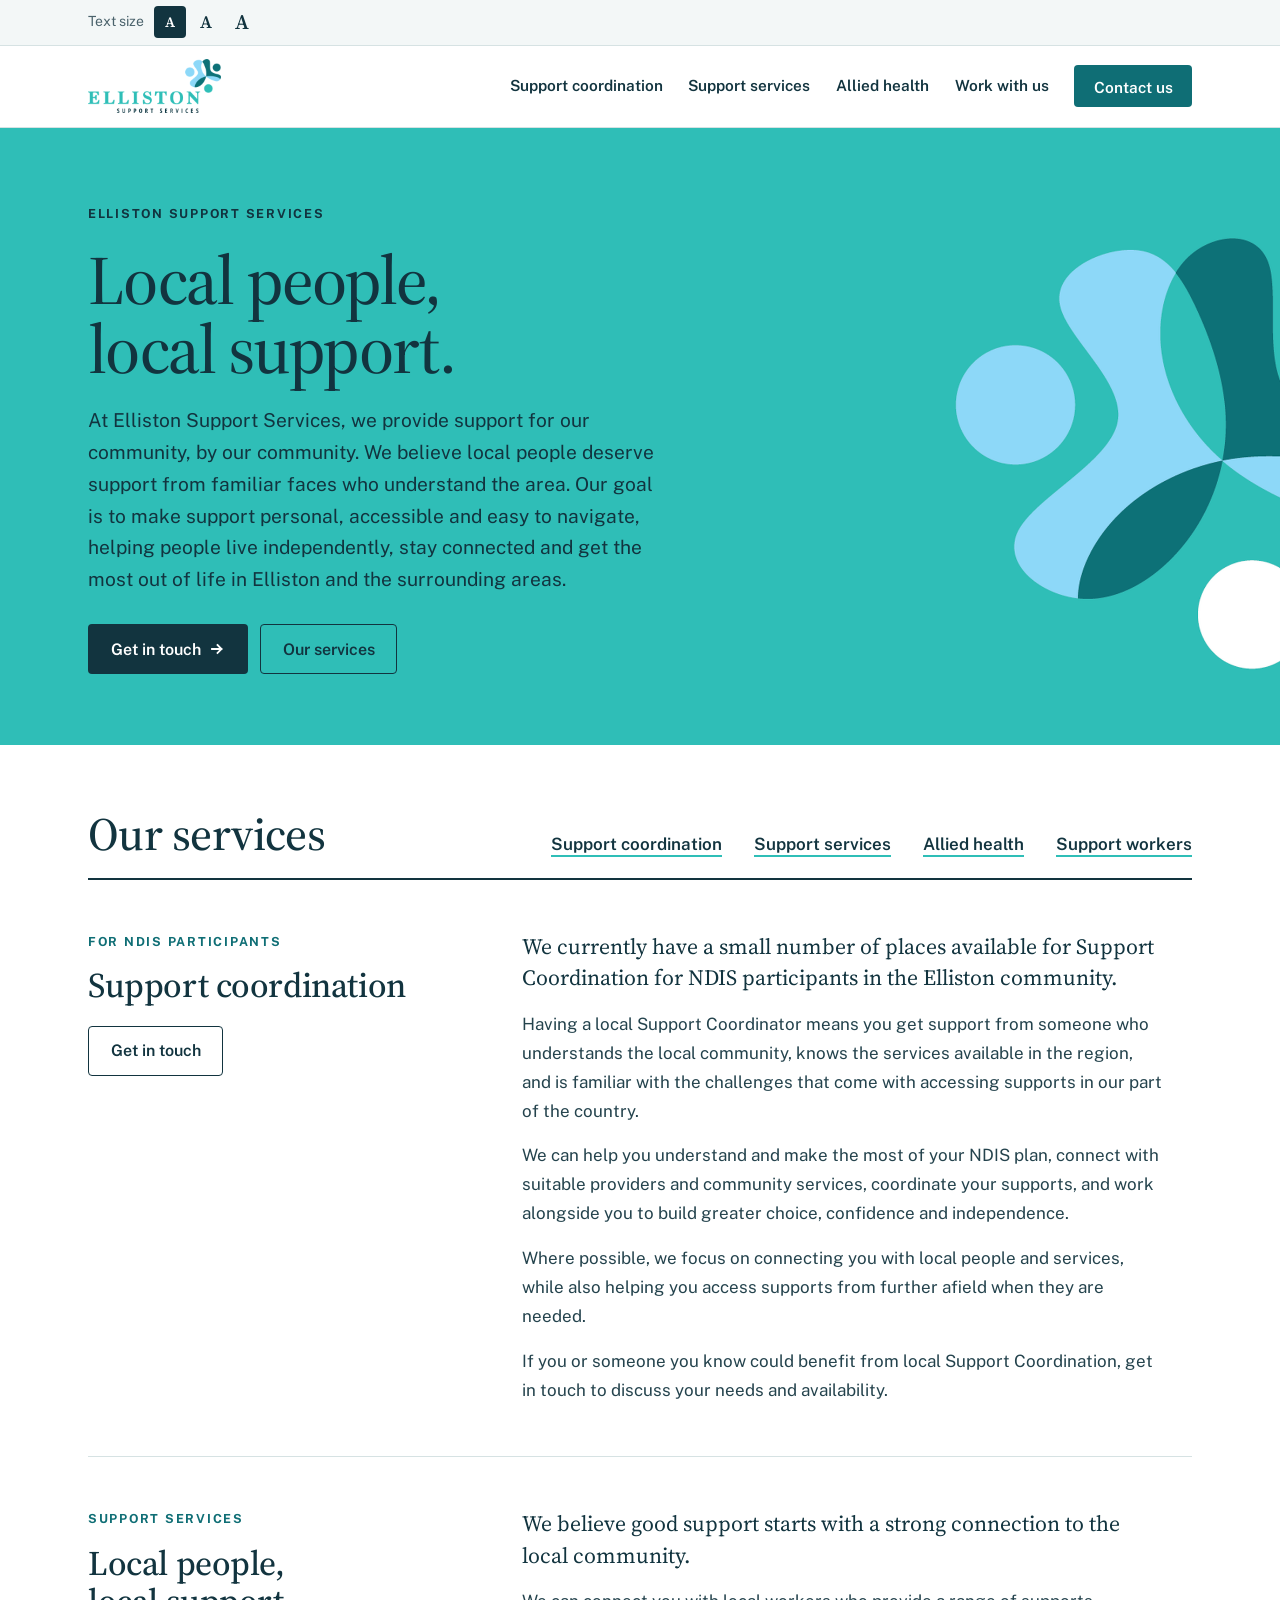
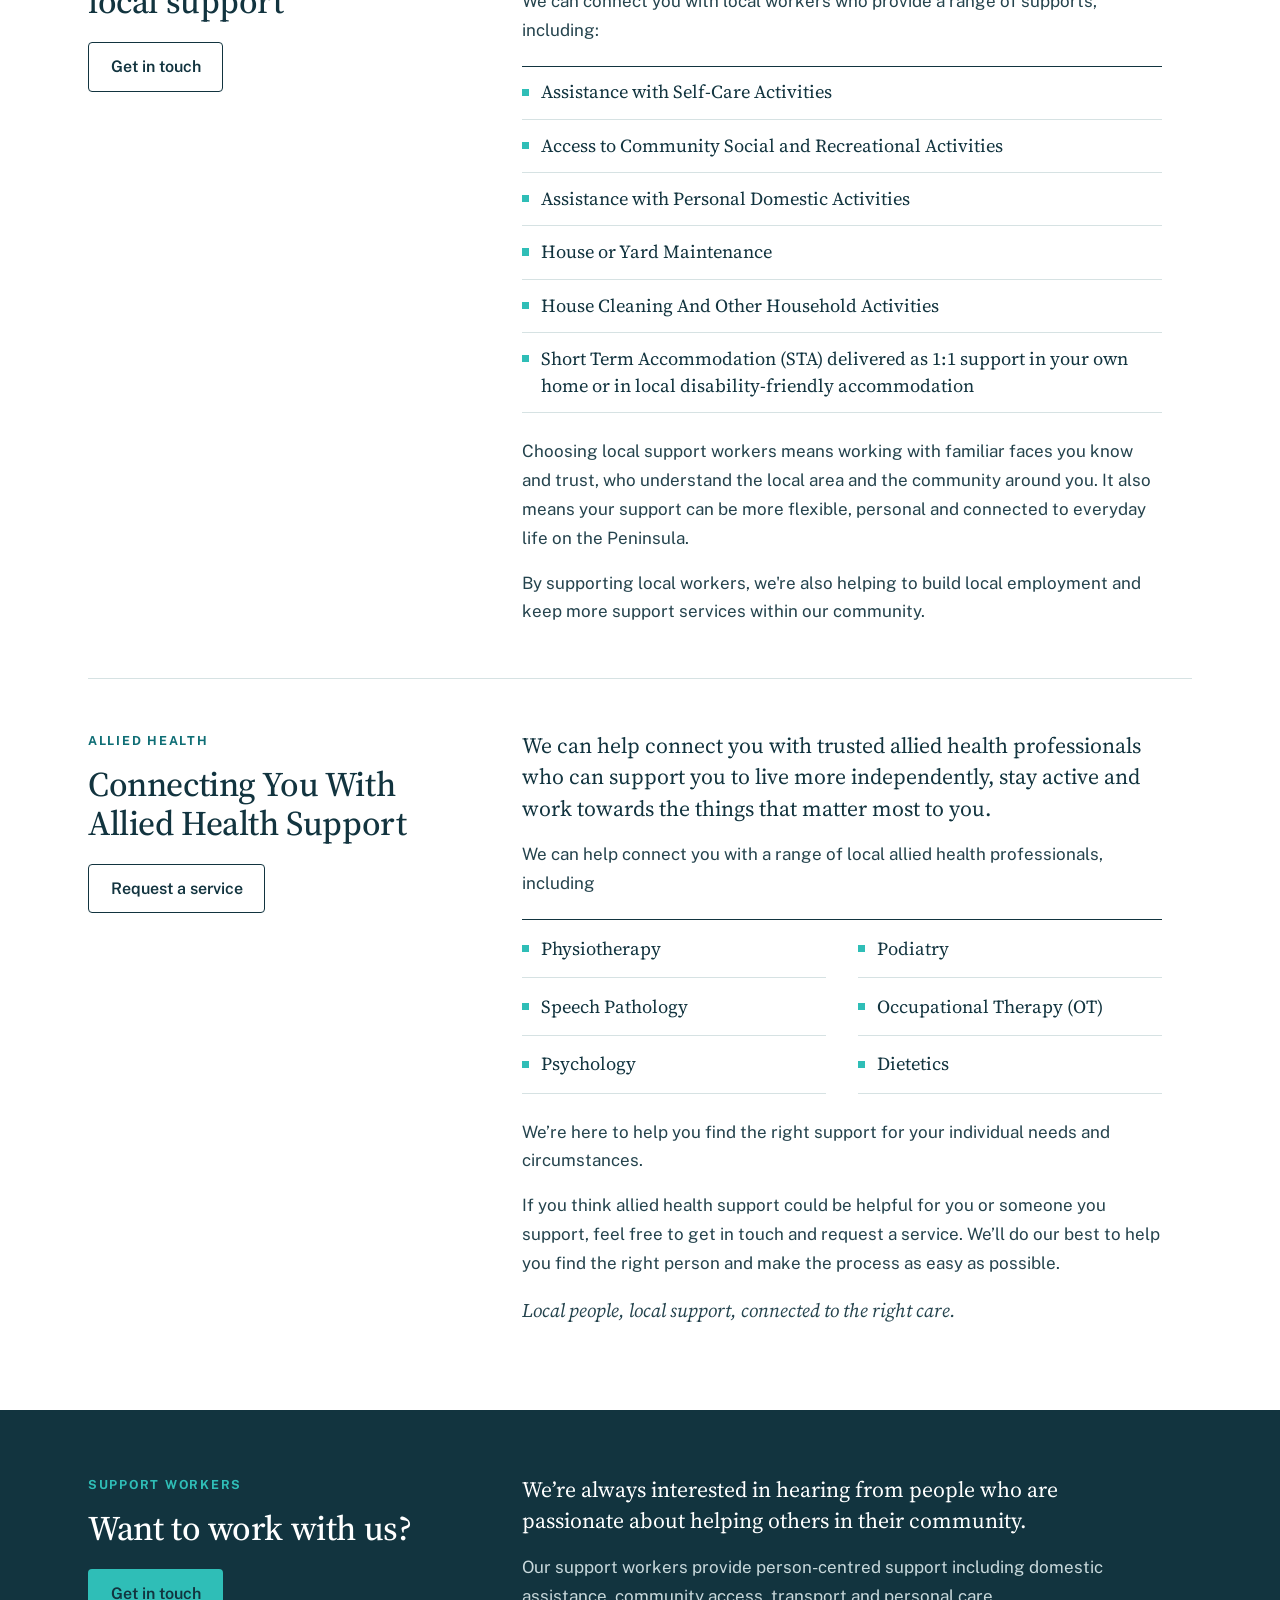
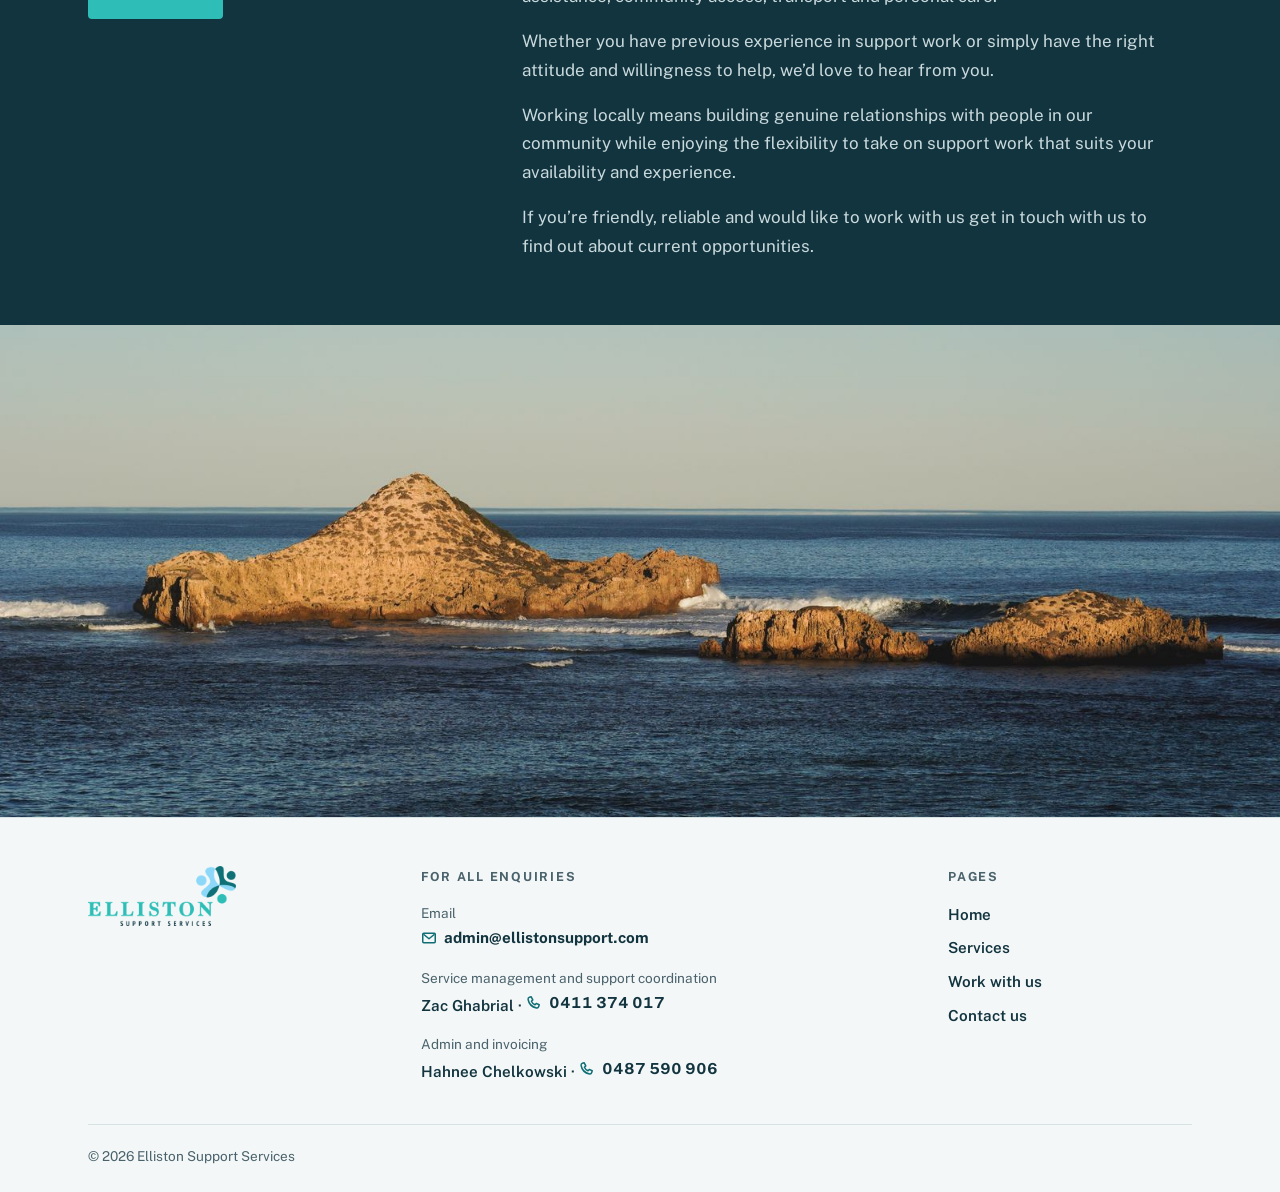
<file: index.html>
<!doctype html>
<html lang="en-AU">
<head>
<meta charset="utf-8">
<meta name="viewport" content="width=device-width, initial-scale=1, viewport-fit=cover">
<title>Elliston Support Services</title>
<meta name="description" content="Local people, local support. Support coordination, support services and allied health connections in Elliston and the surrounding areas.">
<link rel="icon" type="image/png" href="favicon.png">
<link rel="preconnect" href="https://fonts.googleapis.com">
<link rel="preconnect" href="https://fonts.gstatic.com" crossorigin>
<link rel="stylesheet" href="https://fonts.googleapis.com/css2?family=Source+Serif+4:ital,opsz,wght@0,8..60,400;0,8..60,500;0,8..60,600;1,8..60,400&family=Public+Sans:wght@400;500;600;700&display=swap">
<link rel="stylesheet" href="styles.css">
</head>
<body>
<a class="skip" href="#main">Skip to main content</a>
<div class="util">
  <div class="wrap">
    <div class="textsize" role="group" aria-label="Text size">
      <span>Text size</span>
      <button type="button" data-size="" aria-pressed="true" aria-label="Standard text size">A</button>
      <button type="button" data-size="text-lg" aria-pressed="false" aria-label="Larger text">A</button>
      <button type="button" data-size="text-xl" aria-pressed="false" aria-label="Largest text">A</button>
    </div>
  </div>
</div>
<header class="site">
  <div class="wrap">
    <a class="brand" href="index.html"><img src="logo.png" alt="Elliston Support Services — home"></a>
    <button class="menu-btn" type="button" aria-expanded="false" aria-controls="mainnav">Menu</button>
    <nav class="main" id="mainnav" aria-label="Main">
      <a href="#coordination">Support coordination</a>
      <a href="#support-work">Support services</a>
      <a href="#allied-health">Allied health</a>
      <a href="#work-with-us">Work with us</a>
      <a class="btn btn-solid" href="contact.html">Contact us</a>
    </nav>
  </div>
</header>
<main id="main">
  <section class="hero">
    <img class="hero-mark" src="mark-on-turq.png" alt="">
    <div class="wrap">
      <div class="hero-text">
        <span class="kicker">Elliston Support Services</span>
        <h1>Local people, local support.</h1>
        <p class="intro">At Elliston Support Services, we provide support for our community, by our community. We believe local people deserve support from familiar faces who understand the area. Our goal is to make support personal, accessible and easy to navigate, helping people live independently, stay connected and get the most out of life in Elliston and the surrounding areas.</p>
        <div class="actions">
          <a class="btn btn-navy" href="contact.html">Get in touch <svg viewBox="0 0 16 16" fill="none" aria-hidden="true"><path d="M3 8h9.5M8.5 4l4 4-4 4" stroke="currentColor" stroke-width="1.8" stroke-linecap="square"/></svg></a>
          <a class="btn btn-line" href="#services">Our services</a>
        </div>
      </div>
    </div>
  </section>


  <section class="svc-intro wrap" id="services" aria-labelledby="svc-h">
    <div class="row">
      <h2 id="svc-h">Our services</h2>
      <ul class="svc-index">
        <li><a href="#coordination">Support coordination</a></li>
        <li><a href="#support-work">Support services</a></li>
        <li><a href="#allied-health">Allied health</a></li>
        <li><a href="#work-with-us">Support workers</a></li>
      </ul>
    </div>
  </section>

  <div class="wrap">
    <article class="svc" id="coordination" aria-labelledby="c-h">
      <div class="head">
        <span class="kicker">For NDIS participants</span>
        <h2 id="c-h">Support coordination</h2>
        <a class="btn btn-line" href="contact.html#support-coordination">Get in touch</a>
      </div>
      <div class="text">
        <p class="lede">We currently have a small number of places available for Support Coordination for NDIS participants in the Elliston community.</p>
        <p>Having a local Support Coordinator means you get support from someone who understands the local community, knows the services available in the region, and is familiar with the challenges that come with accessing supports in our part of the country.</p>
        <p>We can help you understand and make the most of your NDIS plan, connect with suitable providers and community services, coordinate your supports, and work alongside you to build greater choice, confidence and independence.</p>
        <p>Where possible, we focus on connecting you with local people and services, while also helping you access supports from further afield when they are needed.</p>
        <p>If you or someone you know could benefit from local Support Coordination, get in touch to discuss your needs and availability.</p>
      </div>
    </article>

    <article class="svc" id="support-work" aria-labelledby="w-h">
      <div class="head">
        <span class="kicker">Support services</span>
        <h2 id="w-h">Local people, local support</h2>
        <a class="btn btn-line" href="contact.html#support-work">Get in touch</a>
      </div>
      <div class="text">
        <p class="lede">We believe good support starts with a strong connection to the local community.</p>
        <p>We can connect you with local workers who provide a range of supports, including:</p>
        <ul class="prof one">
          <li>Assistance with Self-Care Activities</li>
          <li>Access to Community Social and Recreational Activities</li>
          <li>Assistance with Personal Domestic Activities</li>
          <li>House or Yard Maintenance</li>
          <li>House Cleaning And Other Household Activities</li>
          <li>Short Term Accommodation (STA) delivered as 1:1 support in your own home or in local disability-friendly accommodation</li>
        </ul>
        <p>Choosing local support workers means working with familiar faces you know and trust, who understand the local area and the community around you. It also means your support can be more flexible, personal and connected to everyday life on the Peninsula.</p>
        <p>By supporting local workers, we're also helping to build local employment and keep more support services within our community.</p>
      </div>
    </article>

    <article class="svc" id="allied-health" aria-labelledby="a-h">
      <div class="head">
        <span class="kicker">Allied health</span>
        <h2 id="a-h">Connecting You With Allied Health Support</h2>
        <a class="btn btn-line" href="contact.html#allied-health">Request a service</a>
      </div>
      <div class="text">
        <p class="lede">We can help connect you with trusted allied health professionals who can support you to live more independently, stay active and work towards the things that matter most to you.</p>
        <p>We can help connect you with a range of local allied health professionals, including</p>
        <ul class="prof">
          <li>Physiotherapy</li>
          <li>Podiatry</li>
          <li>Speech Pathology</li>
          <li>Occupational Therapy (OT)</li>
          <li>Psychology</li>
          <li>Dietetics</li>
        </ul>
        <p>We’re here to help you find the right support for your individual needs and circumstances.</p>
        <p>If you think allied health support could be helpful for you or someone you support, feel free to get in touch and request a service. We’ll do our best to help you find the right person and make the process as easy as possible.</p>
        <p class="signoff">Local people, local support, connected to the right care.</p>
      </div>
    </article>
  </div>

  <section class="careers" aria-labelledby="j-h">
    <div class="wrap">
      <article class="svc" id="work-with-us">
        <div class="head">
          <span class="kicker">Support workers</span>
          <h2 id="j-h">Want to work with us?</h2>
          <a class="btn" href="contact.html#working-with-us">Get in touch</a>
        </div>
        <div class="text">
          <p class="lede">We’re always interested in hearing from people who are passionate about helping others in their community.</p>
          <p>Our support workers provide person-centred support including domestic assistance, community access, transport and personal care.</p>
          <p>Whether you have previous experience in support work or simply have the right attitude and willingness to help, we’d love to hear from you.</p>
          <p>Working locally means building genuine relationships with people in our community while enjoying the flexibility to take on support work that suits your availability and experience.</p>
          <p>If you’re friendly, reliable and would like to work with us get in touch with us to find out about current opportunities.</p>
        </div>
      </article>
    </div>
  </section>

  <figure class="photo-band">
    <img src="images/mexican-hat-1600.jpg" srcset="images/mexican-hat-960.jpg 960w, images/mexican-hat-1600.jpg 1600w, images/mexican-hat-2400.jpg 2400w" sizes="100vw" width="2400" height="923" alt="" loading="lazy" decoding="async">
  </figure>

</main>
<footer class="site">
  <div class="wrap">
    <div class="foot">
      <div><a href="index.html"><img src="logo.png" alt="Elliston Support Services — home"></a></div>
      <div>
        <h3>For all enquiries</h3>
        <dl>
          <div><dt>Email</dt><dd><a class="val-link" href="mailto:admin@ellistonsupport.com"><svg viewBox="0 0 16 16" fill="none" aria-hidden="true"><rect x="1.75" y="3.25" width="12.5" height="9.5" rx="1" stroke="currentColor" stroke-width="1.5"/><path d="m2.5 4.25 5.5 4.5 5.5-4.5" stroke="currentColor" stroke-width="1.5" stroke-linejoin="round"/></svg>admin@ellistonsupport.com</a></dd></div>
          <div><dt>Service management and support coordination</dt><dd>Zac Ghabrial · <a class="val-link" href="tel:+61411374017"><svg viewBox="0 0 16 16" fill="none" aria-hidden="true"><path d="M5.2 1.8 3.4 2.3c-.9.3-1.5 1.2-1.3 2.2.8 4.3 4.1 7.6 8.4 8.4 1 .2 1.9-.4 2.2-1.3l.5-1.8-2.9-1.4-1.3 1.4c-1.6-.7-2.9-2-3.6-3.6l1.4-1.3L5.2 1.8Z" stroke="currentColor" stroke-width="1.5" stroke-linejoin="round"/></svg>0411 374 017</a></dd></div>
          <div><dt>Admin and invoicing</dt><dd>Hahnee Chelkowski · <a class="val-link" href="tel:+61487590906"><svg viewBox="0 0 16 16" fill="none" aria-hidden="true"><path d="M5.2 1.8 3.4 2.3c-.9.3-1.5 1.2-1.3 2.2.8 4.3 4.1 7.6 8.4 8.4 1 .2 1.9-.4 2.2-1.3l.5-1.8-2.9-1.4-1.3 1.4c-1.6-.7-2.9-2-3.6-3.6l1.4-1.3L5.2 1.8Z" stroke="currentColor" stroke-width="1.5" stroke-linejoin="round"/></svg>0487 590 906</a></dd></div>
        </dl>
      </div>
      <nav aria-label="Footer">
        <h3>Pages</h3>
        <ul>
          <li><a href="index.html">Home</a></li>
          <li><a href="index.html#services">Services</a></li>
          <li><a href="index.html#work-with-us">Work with us</a></li>
          <li><a href="contact.html">Contact us</a></li>
        </ul>
      </nav>
    </div>
    <div class="base">© <span id="yr">2026</span> Elliston Support Services</div>
  </div>
</footer>
<script src="main.js"></script>
</body>
</html>
</file>
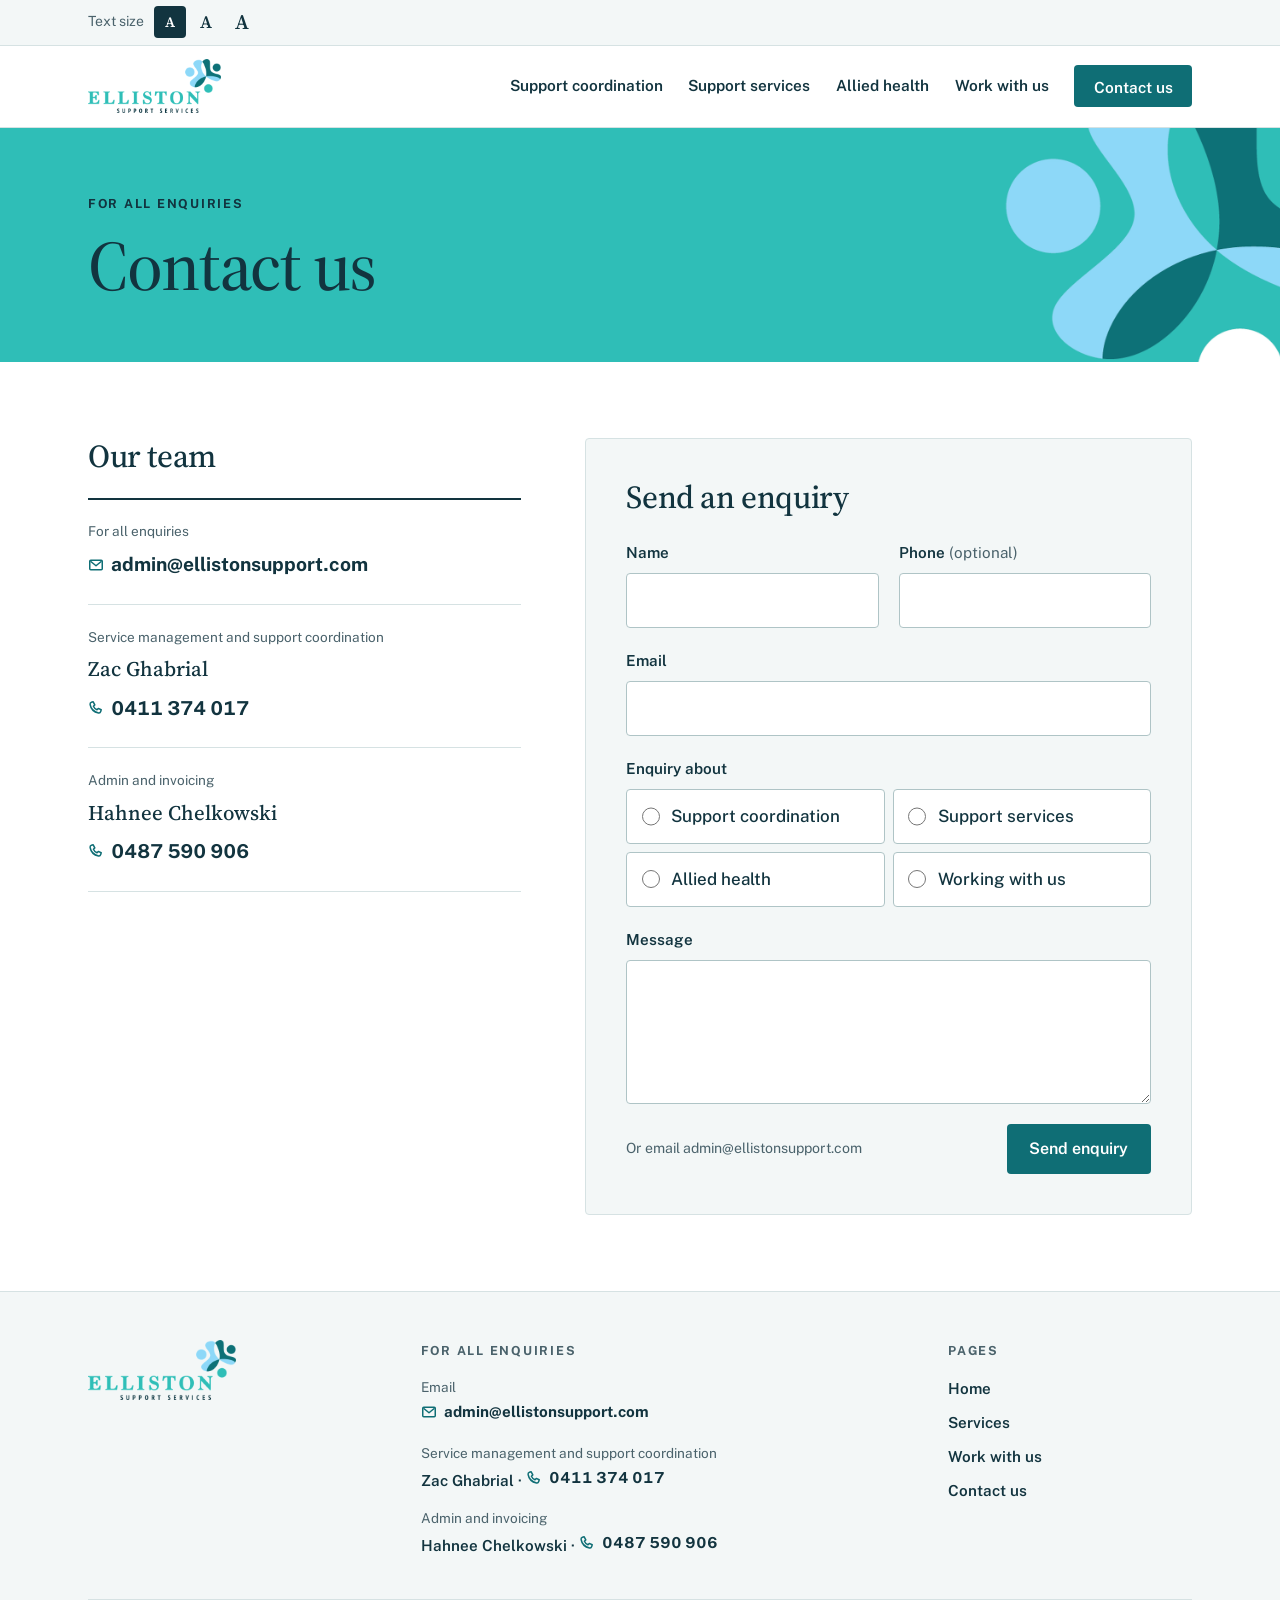
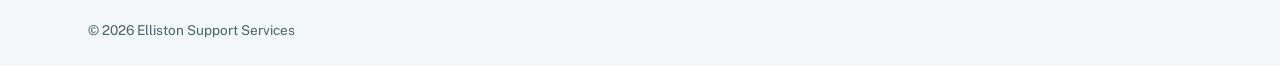
<file: contact.html>
<!doctype html>
<html lang="en-AU">
<head>
<meta charset="utf-8">
<meta name="viewport" content="width=device-width, initial-scale=1, viewport-fit=cover">
<title>Contact Elliston Support Services</title>
<meta name="description" content="Contact Elliston Support Services: email, phone and enquiry form.">
<link rel="icon" type="image/png" href="favicon.png">
<link rel="preconnect" href="https://fonts.googleapis.com">
<link rel="preconnect" href="https://fonts.gstatic.com" crossorigin>
<link rel="stylesheet" href="https://fonts.googleapis.com/css2?family=Source+Serif+4:ital,opsz,wght@0,8..60,400;0,8..60,500;0,8..60,600;1,8..60,400&family=Public+Sans:wght@400;500;600;700&display=swap">
<link rel="stylesheet" href="styles.css">
</head>
<body>
<a class="skip" href="#main">Skip to main content</a>
<div class="util">
  <div class="wrap">
    <div class="textsize" role="group" aria-label="Text size">
      <span>Text size</span>
      <button type="button" data-size="" aria-pressed="true" aria-label="Standard text size">A</button>
      <button type="button" data-size="text-lg" aria-pressed="false" aria-label="Larger text">A</button>
      <button type="button" data-size="text-xl" aria-pressed="false" aria-label="Largest text">A</button>
    </div>
  </div>
</div>
<header class="site">
  <div class="wrap">
    <a class="brand" href="index.html"><img src="logo.png" alt="Elliston Support Services — home"></a>
    <button class="menu-btn" type="button" aria-expanded="false" aria-controls="mainnav">Menu</button>
    <nav class="main" id="mainnav" aria-label="Main">
      <a href="index.html#coordination">Support coordination</a>
      <a href="index.html#support-work">Support services</a>
      <a href="index.html#allied-health">Allied health</a>
      <a href="index.html#work-with-us">Work with us</a>
      <a class="btn btn-solid" href="contact.html" aria-current="page">Contact us</a>
    </nav>
  </div>
</header>
<main id="main">
  <section class="c-head">
    <img class="mark" src="mark-on-turq.png" alt="">
    <div class="wrap">
      <span class="kicker">For all enquiries</span>
      <h1>Contact us</h1>
    </div>
  </section>

  <section class="c-body wrap">
    <div class="c-grid">
      <div class="c-dir">
        <h2>Our team</h2>
        <ul>
          <li>
            <span class="role">For all enquiries</span>
            <a class="val-link" href="mailto:admin@ellistonsupport.com"><svg viewBox="0 0 16 16" fill="none" aria-hidden="true"><rect x="1.75" y="3.25" width="12.5" height="9.5" rx="1" stroke="currentColor" stroke-width="1.5"/><path d="m2.5 4.25 5.5 4.5 5.5-4.5" stroke="currentColor" stroke-width="1.5" stroke-linejoin="round"/></svg>admin@ellistonsupport.com</a>
          </li>
          <li>
            <span class="role">Service management and support coordination</span>
            <span class="name">Zac Ghabrial</span>
            <a class="val-link" href="tel:+61411374017"><svg viewBox="0 0 16 16" fill="none" aria-hidden="true"><path d="M5.2 1.8 3.4 2.3c-.9.3-1.5 1.2-1.3 2.2.8 4.3 4.1 7.6 8.4 8.4 1 .2 1.9-.4 2.2-1.3l.5-1.8-2.9-1.4-1.3 1.4c-1.6-.7-2.9-2-3.6-3.6l1.4-1.3L5.2 1.8Z" stroke="currentColor" stroke-width="1.5" stroke-linejoin="round"/></svg>0411 374 017</a>
          </li>
          <li>
            <span class="role">Admin and invoicing</span>
            <span class="name">Hahnee Chelkowski</span>
            <a class="val-link" href="tel:+61487590906"><svg viewBox="0 0 16 16" fill="none" aria-hidden="true"><path d="M5.2 1.8 3.4 2.3c-.9.3-1.5 1.2-1.3 2.2.8 4.3 4.1 7.6 8.4 8.4 1 .2 1.9-.4 2.2-1.3l.5-1.8-2.9-1.4-1.3 1.4c-1.6-.7-2.9-2-3.6-3.6l1.4-1.3L5.2 1.8Z" stroke="currentColor" stroke-width="1.5" stroke-linejoin="round"/></svg>0487 590 906</a>
          </li>
        </ul>
      </div>

      <div class="c-form">
        <h2>Send an enquiry</h2>
        <form id="enquiry" name="enquiry" method="POST" action="/" data-netlify="true" netlify-honeypot="company" novalidate>
          <input type="hidden" name="form-name" value="enquiry">
          <p class="hp"><label for="f-company">Leave this empty</label><input id="f-company" name="company" type="text" tabindex="-1" autocomplete="off"></p>
          <div class="pair">
            <div class="field"><label for="f-name">Name</label><input id="f-name" name="name" type="text" autocomplete="name" required></div>
            <div class="field"><label for="f-phone">Phone <span class="opt">(optional)</span></label><input id="f-phone" name="phone" type="tel" autocomplete="tel"></div>
          </div>
          <div class="field"><label for="f-email">Email</label><input id="f-email" name="email" type="email" autocomplete="email" required></div>
          <fieldset class="field">
            <legend>Enquiry about</legend>
            <div class="radios">
              <label class="radio"><input type="radio" name="topic" id="tp1" value="Support coordination" data-slug="support-coordination">Support coordination</label>
              <label class="radio"><input type="radio" name="topic" id="tp2" value="Support services" data-slug="support-work">Support services</label>
              <label class="radio"><input type="radio" name="topic" id="tp3" value="Allied health" data-slug="allied-health">Allied health</label>
              <label class="radio"><input type="radio" name="topic" id="tp4" value="Working with us" data-slug="working-with-us">Working with us</label>
            </div>
          </fieldset>
          <div class="field"><label for="f-msg">Message</label><textarea id="f-msg" name="message" required></textarea></div>
          <p class="err" id="f-err" role="alert" hidden>Please enter your name, a valid email address and a message.</p>
          <div class="submit-row">
            <small>Or email admin@ellistonsupport.com</small>
            <button class="btn btn-solid" id="f-submit" type="submit">Send enquiry</button>
          </div>
        </form>
        <div class="note" id="f-sent" hidden role="status" tabindex="-1">
          <h3>Thank you, <span class="d-name"></span>. Your enquiry has been sent.</h3>
          <p>We’ll be in touch soon. If it’s urgent, call Zac on 0411 374 017.</p>
        </div>
        <div class="note" id="f-mail" hidden role="status" tabindex="-1">
          <h3>Almost done, <span class="d-name"></span>.</h3>
          <p>Your email app should have opened with your enquiry ready to send. If it didn’t, email admin@ellistonsupport.com or call Zac on 0411 374 017.</p>
        </div>
      </div>
    </div>
  </section>
</main>
<footer class="site">
  <div class="wrap">
    <div class="foot">
      <div><a href="index.html"><img src="logo.png" alt="Elliston Support Services — home"></a></div>
      <div>
        <h3>For all enquiries</h3>
        <dl>
          <div><dt>Email</dt><dd><a class="val-link" href="mailto:admin@ellistonsupport.com"><svg viewBox="0 0 16 16" fill="none" aria-hidden="true"><rect x="1.75" y="3.25" width="12.5" height="9.5" rx="1" stroke="currentColor" stroke-width="1.5"/><path d="m2.5 4.25 5.5 4.5 5.5-4.5" stroke="currentColor" stroke-width="1.5" stroke-linejoin="round"/></svg>admin@ellistonsupport.com</a></dd></div>
          <div><dt>Service management and support coordination</dt><dd>Zac Ghabrial · <a class="val-link" href="tel:+61411374017"><svg viewBox="0 0 16 16" fill="none" aria-hidden="true"><path d="M5.2 1.8 3.4 2.3c-.9.3-1.5 1.2-1.3 2.2.8 4.3 4.1 7.6 8.4 8.4 1 .2 1.9-.4 2.2-1.3l.5-1.8-2.9-1.4-1.3 1.4c-1.6-.7-2.9-2-3.6-3.6l1.4-1.3L5.2 1.8Z" stroke="currentColor" stroke-width="1.5" stroke-linejoin="round"/></svg>0411 374 017</a></dd></div>
          <div><dt>Admin and invoicing</dt><dd>Hahnee Chelkowski · <a class="val-link" href="tel:+61487590906"><svg viewBox="0 0 16 16" fill="none" aria-hidden="true"><path d="M5.2 1.8 3.4 2.3c-.9.3-1.5 1.2-1.3 2.2.8 4.3 4.1 7.6 8.4 8.4 1 .2 1.9-.4 2.2-1.3l.5-1.8-2.9-1.4-1.3 1.4c-1.6-.7-2.9-2-3.6-3.6l1.4-1.3L5.2 1.8Z" stroke="currentColor" stroke-width="1.5" stroke-linejoin="round"/></svg>0487 590 906</a></dd></div>
        </dl>
      </div>
      <nav aria-label="Footer">
        <h3>Pages</h3>
        <ul>
          <li><a href="index.html">Home</a></li>
          <li><a href="index.html#services">Services</a></li>
          <li><a href="index.html#work-with-us">Work with us</a></li>
          <li><a href="contact.html">Contact us</a></li>
        </ul>
      </nav>
    </div>
    <div class="base">© <span id="yr">2026</span> Elliston Support Services</div>
  </div>
</footer>
<script src="main.js"></script>
</body>
</html>
</file>
<file: styles.css>
/* Layout: one turquoise brand field up top, people-first contact directory overlapping it, then a printed-brochure rhythm — sticky heading column left, reading column right, hairline rules between. Job-seekers get their own navy band. Single light theme so the logo always reads. */
:root{
  --turq:#2FBEB7;     /* exact logo ground */
  --navy:#12343F;     /* logo "Support Services" */
  --teal:#0F6E75;     /* interactive, AA on white */
  --muted:#4A626B;
  --rule:#D6E2E3;
  --tint:#F3F7F7;
  --paper:#FFFFFF;
  --sky:#8FD8F8;
  --serif:"Source Serif 4", "Iowan Old Style", Georgia, serif;
  --sans:"Public Sans", system-ui, -apple-system, "Segoe UI", sans-serif;
  --r:4px;
  color-scheme:light;
}
html{font-size:100%;scroll-padding-top:100px;scroll-behavior:smooth}
html.text-lg{font-size:112.5%}
html.text-xl{font-size:125%}
*{box-sizing:border-box}
body{margin:0;background:var(--paper);color:var(--navy);font-family:var(--sans);font-size:1.0625rem;line-height:1.7;-webkit-font-smoothing:antialiased}
h1,h2,h3{font-family:var(--serif);font-weight:500;margin:0;text-wrap:balance;letter-spacing:-.012em;color:inherit}
p,ul{margin:0}
a{color:var(--teal);text-underline-offset:.2em}
:focus-visible{outline:3px solid var(--navy);outline-offset:3px}
.wrap{max-width:1200px;margin:0 auto;padding-inline:clamp(16px,4vw,48px)}
.kicker{font-family:var(--sans);font-size:.78rem;font-weight:700;letter-spacing:.14em;text-transform:uppercase;color:var(--teal)}
.skip{position:absolute;left:16px;top:-80px;background:var(--navy);color:#fff;padding:.7rem 1rem;z-index:50;font-weight:600;text-decoration:none}
.skip:focus{top:12px}

/* Utility bar */
.util{background:var(--tint);border-bottom:1px solid var(--rule);font-size:.875rem;color:var(--muted)}
.util .wrap{display:flex;justify-content:space-between;align-items:center;gap:.6rem 1.5rem;flex-wrap:wrap;padding-block:.4rem}
.util strong{color:var(--navy);font-weight:600;font-variant-numeric:tabular-nums}
.textsize{display:flex;align-items:center;gap:.25rem}
.textsize span{margin-right:.35rem}
.textsize button{font-family:var(--serif);font-weight:600;background:transparent;border:1px solid transparent;color:var(--navy);width:2rem;height:2rem;border-radius:var(--r);cursor:pointer;line-height:1}
.textsize button:nth-of-type(1){font-size:.9rem}.textsize button:nth-of-type(2){font-size:1.1rem}.textsize button:nth-of-type(3){font-size:1.3rem}
.textsize button:hover{border-color:var(--rule)}
.textsize button[aria-pressed="true"]{background:var(--navy);color:#fff}

/* Header */
header.site{position:sticky;top:env(safe-area-inset-top,0px);z-index:30;background:var(--paper);border-bottom:1px solid var(--rule)}
header.site .wrap{display:flex;align-items:center;justify-content:space-between;gap:1rem;padding-block:.85rem}
.brand img{display:block;height:54px;width:auto}
nav.main{display:flex;align-items:center;gap:1.6rem}
nav.main a{color:var(--navy);text-decoration:none;font-weight:600;font-size:.96rem;padding-block:.4rem;border-bottom:2px solid transparent}
nav.main a:hover,nav.main a[aria-current]{border-bottom-color:var(--turq)}
nav.main a.btn{border-bottom:0;padding:.7rem 1.15rem;color:#fff}
.menu-btn{display:none;font:inherit;font-weight:600;background:transparent;border:1px solid var(--navy);color:var(--navy);border-radius:var(--r);padding:.5rem .9rem;cursor:pointer}
@media (max-width:980px){
  .menu-btn{display:block}
  nav.main{display:none;position:absolute;left:0;right:0;top:100%;background:var(--paper);border-bottom:1px solid var(--rule);flex-direction:column;align-items:stretch;gap:0;padding:.4rem 16px 1rem}
  nav.main.open{display:flex}
  nav.main a{padding:.9rem 0;border-bottom:1px solid var(--rule)}
  nav.main a:hover,nav.main a[aria-current]{border-bottom-color:var(--rule);color:var(--teal)}
  nav.main a.btn{margin-top:.8rem;text-align:center;justify-content:center}
  .brand img{height:44px}
}

/* Buttons */
.btn{display:inline-flex;align-items:center;gap:.55rem;font-family:var(--sans);font-weight:600;font-size:1rem;line-height:1.2;text-decoration:none;border-radius:var(--r);padding:.9rem 1.35rem;border:1.5px solid transparent;cursor:pointer;transition:background-color .15s,color .15s,border-color .15s}
.btn svg{width:1rem;height:1rem;flex:none}
.btn-solid{background:var(--teal);color:#fff}
.btn-solid:hover{background:var(--navy)}
.btn-line{border-color:var(--navy);color:var(--navy);background:transparent}
.btn-line:hover{background:var(--navy);color:#fff}
.btn-navy{background:var(--navy);color:#fff}
.btn-navy:hover{background:#0A222A}

/* Hero */
.hero{background:var(--turq);position:relative;overflow:hidden}
.hero .wrap{position:relative;padding-block:clamp(2.75rem,5.5vw,4.5rem)}
.hero .hero-text{position:relative;z-index:1;max-width:41rem}
.hero .kicker{color:var(--navy)}
.hero h1{font-size:clamp(2.5rem,5.4vw,4.4rem);line-height:1;font-weight:500;color:var(--navy);margin-top:1.1rem;letter-spacing:-.025em}
.hero p.intro{margin-top:1.4rem;font-size:clamp(1.06rem,1.5vw,1.2rem);line-height:1.65;color:var(--navy);max-width:36rem}
.hero .actions{display:flex;flex-wrap:wrap;gap:.75rem;margin-top:1.8rem}
.hero .btn-line:hover{background:var(--navy);color:var(--turq)}
.hero-mark{position:absolute;right:max(-9rem,-12vw);top:50%;transform:translateY(-46%);width:clamp(18rem,38vw,34rem);height:auto;pointer-events:none}
@media (max-width:860px){.hero-mark{width:22rem;right:-8rem;top:auto;bottom:-4rem;transform:none;opacity:.55}}

/* Directory strip — the people, up front */
.directory{position:relative;z-index:2;margin-top:-4rem}
.directory .panel{background:var(--paper);border:1px solid var(--rule);border-radius:var(--r);display:grid;grid-template-columns:auto minmax(0,1.35fr) minmax(0,1fr) minmax(0,1fr)}
.directory .lead{padding:1.6rem 1.8rem;border-right:1px solid var(--rule);display:flex;flex-direction:column;justify-content:center;gap:.2rem;background:var(--navy);color:#fff;border-radius:var(--r) 0 0 var(--r)}
.directory .lead h2{font-size:1.45rem;line-height:1.15}
.directory .lead .kicker{color:var(--sky)}
.entry{padding:1.5rem 1.6rem;display:flex;flex-direction:column;gap:.2rem;min-width:0}
.entry + .entry{border-left:1px solid var(--rule)}
.entry .role{font-size:.82rem;color:var(--muted);line-height:1.4}
.entry .name{font-family:var(--serif);font-size:1.2rem;font-weight:500;line-height:1.3}
.entry .val{font-weight:700;font-size:1.06rem;font-variant-numeric:tabular-nums;overflow-wrap:anywhere;color:var(--navy)}
.val-link{display:inline-flex;align-items:center;gap:.45rem;color:var(--navy);text-decoration:none;font-weight:700;font-variant-numeric:tabular-nums;overflow-wrap:anywhere;padding-block:.15rem}
.val-link svg{width:1rem;height:1rem;flex:none;color:var(--teal)}
.val-link:hover{color:var(--teal);text-decoration:underline}
@media (max-width:980px){.directory .panel{grid-template-columns:1fr 1fr}.directory .lead{grid-column:1/-1;border-right:0;border-radius:var(--r) var(--r) 0 0}.entry + .entry{border-left:0}.entry{border-top:1px solid var(--rule)}.entry:nth-child(3){border-left:1px solid var(--rule)}.entry:nth-child(4){grid-column:1/-1}}
@media (max-width:560px){.directory .panel{grid-template-columns:1fr}.entry:nth-child(3){border-left:0}}

/* Services */
.svc-intro{padding-block:clamp(3rem,5vw,4rem) 0}
.svc-intro .row{display:grid;grid-template-columns:4fr 7fr;gap:clamp(2rem,5vw,5rem);align-items:end;padding-bottom:1.2rem;border-bottom:2px solid var(--navy)}
.svc-intro h2{font-size:clamp(2rem,3.6vw,2.9rem);line-height:1.08}
.svc-index{list-style:none;padding:0;display:flex;flex-wrap:wrap;gap:.4rem 2rem;justify-content:flex-end}
.svc-index a{font-weight:600;color:var(--navy);text-decoration:none;border-bottom:2px solid var(--turq);padding-bottom:.1rem}
.svc-index a:hover{color:var(--teal)}
@media (max-width:820px){.svc-intro .row{grid-template-columns:1fr}.svc-index{justify-content:flex-start}}

.svc{display:grid;grid-template-columns:4fr 7fr;gap:clamp(1.5rem,4vw,4rem);padding-block:clamp(2.25rem,4vw,3.25rem);border-bottom:1px solid var(--rule)}
.svc:last-child{border-bottom:0}
.svc .head{align-self:start;display:flex;flex-direction:column;gap:.9rem}
.svc .head h2{font-size:clamp(1.7rem,2.7vw,2.2rem);line-height:1.12}
.status{display:flex;align-items:center;gap:.6rem;font-size:.92rem;font-weight:600;color:var(--navy);padding:.7rem .9rem;background:var(--tint);border-left:3px solid var(--turq);align-self:flex-start}
.svc .head .btn{align-self:flex-start;margin-top:.4rem}
.svc .text{display:flex;flex-direction:column;gap:1rem;max-width:40rem;min-width:0}
.svc .text .lede{font-family:var(--serif);font-size:clamp(1.2rem,1.7vw,1.375rem);line-height:1.45;color:var(--navy)}
.svc .text p:not(.lede){color:#24434D}
.prof{list-style:none;padding:0;display:grid;grid-template-columns:1fr 1fr;column-gap:2rem;border-top:1px solid var(--navy);margin-block:.3rem .5rem}
.prof li{font-family:var(--serif);font-size:1.15rem;padding:.8rem 0;border-bottom:1px solid var(--rule);display:flex;align-items:center;gap:.75rem}
.prof li::before{content:"";width:.45rem;height:.45rem;background:var(--turq);flex:none}
@media (max-width:520px){.prof{grid-template-columns:1fr}}
.prof.one{grid-template-columns:1fr}
.prof.one li{align-items:flex-start;line-height:1.45}
.prof.one li::before{margin-top:.5em}
.signoff{font-family:var(--serif);font-style:italic;font-size:1.2rem;color:var(--teal)}
@media (max-width:820px){.svc{grid-template-columns:1fr}.svc .head{position:static}}

/* Careers band */
.careers{background:var(--navy);color:#E6EFF0;margin-top:clamp(1rem,3vw,2rem)}
.careers .svc{border:0;padding-block:clamp(3rem,5vw,4rem)}
.careers .kicker{color:var(--turq)}
.careers h2{color:#fff}
.careers .svc .text .lede{color:#fff}
.careers .svc .text p:not(.lede){color:#C9D9DC}
.careers .btn{background:var(--turq);color:var(--navy)}
.careers .btn:hover{background:#fff}

/* Photo under the careers band */
.photo-band{margin:0;background:var(--navy)}
.photo-band img{display:block;width:100%;height:auto;max-height:560px;object-fit:cover;object-position:50% 50%}

/* Closing */
.closing{padding-block:clamp(3rem,5vw,4rem)}
.closing .row{display:grid;grid-template-columns:1fr auto;gap:2.5rem;align-items:center}
.closing blockquote{margin:0;font-family:var(--serif);font-size:clamp(1.55rem,2.8vw,2.2rem);line-height:1.22;letter-spacing:-.015em;max-width:30ch;text-wrap:balance}
.closing .actions{display:flex;flex-direction:column;gap:.7rem;align-items:flex-start}
.closing .phone{font-size:.92rem;color:var(--muted)}
.closing .phone strong{color:var(--navy);font-variant-numeric:tabular-nums}
@media (max-width:820px){.closing .row{grid-template-columns:1fr}}

/* Footer */
footer.site{background:var(--tint);border-top:1px solid var(--rule);font-size:.95rem}
footer.site .wrap{padding-block:3rem 1.5rem}
.foot{display:grid;grid-template-columns:1.2fr 2fr 1fr;gap:2.5rem}
.foot img{height:60px;width:auto;display:block}
.foot h3{font-family:var(--sans);font-size:.78rem;font-weight:700;letter-spacing:.14em;text-transform:uppercase;color:var(--muted);margin-bottom:.9rem}
.foot dl{margin:0;display:grid;gap:.85rem}
.foot dt{font-size:.85rem;color:var(--muted)}
.foot dd{margin:0;font-weight:600;font-variant-numeric:tabular-nums;overflow-wrap:anywhere}
.foot nav ul{list-style:none;padding:0;display:grid;gap:.5rem}
.foot nav a{color:var(--navy);text-decoration:none;font-weight:600}
.foot nav a:hover{color:var(--teal);text-decoration:underline}
.base{margin-top:2.5rem;padding-top:1.2rem;border-top:1px solid var(--rule);font-size:.85rem;color:var(--muted)}
@media (max-width:860px){.foot{grid-template-columns:1fr}}

/* Contact page */
.c-head{background:var(--turq);position:relative;overflow:hidden}
.c-head .wrap{padding-block:clamp(2.5rem,5vw,3.75rem);position:relative}
.c-head .kicker{color:var(--navy)}
.c-head h1{font-size:clamp(2.6rem,5.6vw,4.4rem);line-height:1;letter-spacing:-.025em;margin-top:.9rem;position:relative;z-index:1}
.c-head .mark{position:absolute;right:-6rem;top:50%;transform:translateY(-50%);width:clamp(14rem,30vw,24rem);height:auto}
@media (max-width:700px){.c-head .mark{width:13rem;right:-5rem;opacity:.6}}
.c-body{padding-block:clamp(3rem,6vw,5rem)}
.c-grid{display:grid;grid-template-columns:5fr 7fr;gap:clamp(2rem,5vw,5rem);align-items:start}
@media (max-width:900px){.c-grid{grid-template-columns:1fr}}
.c-dir h2,.c-form h2{font-size:clamp(1.6rem,2.6vw,2rem);line-height:1.15}
.c-dir ul{list-style:none;padding:0;margin-top:1.4rem;border-top:2px solid var(--navy)}
.c-dir li{padding:1.3rem 0;border-bottom:1px solid var(--rule);display:grid;gap:.15rem}
.c-dir .role{font-size:.85rem;color:var(--muted)}
.c-dir .name{font-family:var(--serif);font-size:1.3rem;font-weight:500}
.c-dir .val-link{font-size:1.2rem}
.c-form{background:var(--tint);border:1px solid var(--rule);border-radius:var(--r);padding:clamp(1.5rem,4vw,2.5rem)}
form{display:grid;gap:1.25rem;margin-top:1.5rem}
.pair{display:grid;grid-template-columns:1fr 1fr;gap:1.25rem}
@media (max-width:560px){.pair{grid-template-columns:1fr}}
.field{display:grid;gap:.45rem;min-width:0}
.field>label,legend{font-weight:600;font-size:.95rem;padding:0}
.opt{font-weight:400;color:var(--muted)}
input[type=text],input[type=email],input[type=tel],textarea{font:inherit;font-size:1rem;color:var(--navy);background:var(--paper);border:1.5px solid #AFC4C6;border-radius:var(--r);padding:.8rem .9rem;width:100%;min-height:3rem}
input:focus,textarea:focus{outline:none;border-color:var(--teal);box-shadow:0 0 0 3px rgba(47,190,183,.35)}
textarea{min-height:9rem;resize:vertical}
fieldset{border:0;margin:0;padding:0;min-width:0}
.radios{display:grid;grid-template-columns:1fr 1fr;gap:.5rem;margin-top:.45rem}
@media (max-width:560px){.radios{grid-template-columns:1fr}}
.radio{display:flex;align-items:center;gap:.7rem;background:var(--paper);border:1.5px solid #AFC4C6;border-radius:var(--r);padding:.75rem .9rem;cursor:pointer;font-weight:500}
.radio input{width:1.15rem;height:1.15rem;margin:0;accent-color:var(--teal);flex:none}
.radio:has(input:checked){border-color:var(--teal);box-shadow:inset 0 0 0 1px var(--teal)}
.err{color:#A3281F;font-weight:600;font-size:.92rem}
.submit-row{display:flex;justify-content:space-between;align-items:center;gap:1rem;flex-wrap:wrap}
.submit-row small{color:var(--muted);font-size:.88rem}
.done{margin-top:1.5rem;background:var(--paper);border-left:3px solid var(--turq);padding:1.2rem 1.4rem}
.done h3{font-size:1.35rem}
.done p{margin-top:.35rem;color:var(--muted)}

@media (prefers-reduced-motion:reduce){*{transition:none!important;scroll-behavior:auto!important}}

/* Form status + misc */
.note{margin-top:1.2rem;background:var(--paper);border-left:3px solid var(--turq);padding:1rem 1.2rem}
.note h3{font-size:1.25rem}
.note p{margin-top:.3rem;color:var(--muted)}
.hp{position:absolute;left:-9999px;width:1px;height:1px;overflow:hidden}
.btn[disabled]{opacity:.6;cursor:progress}
.c-dir .hint{margin-top:1.2rem;color:var(--muted);font-size:.95rem}
.util-tel{color:var(--navy);text-decoration:none}.util-tel:hover{text-decoration:underline}
.foot dd .val-link{padding:0}
</file>
